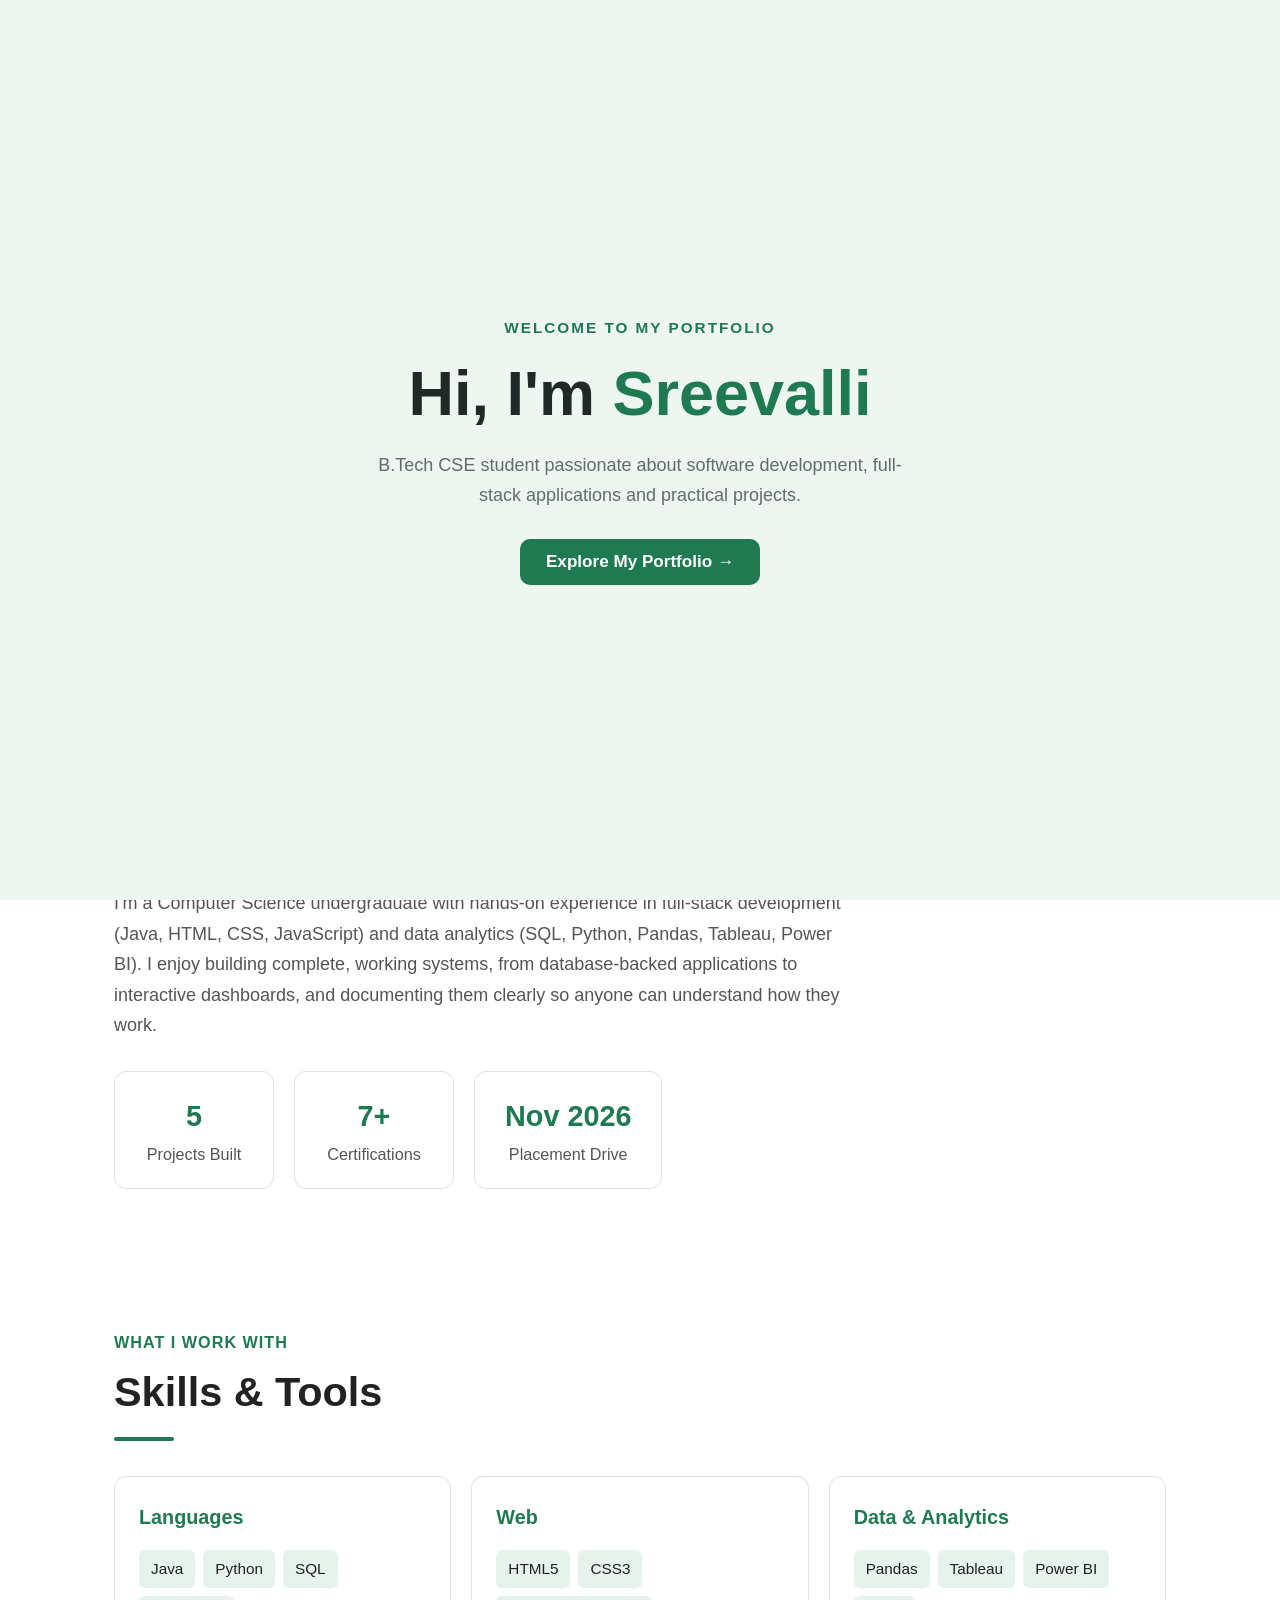
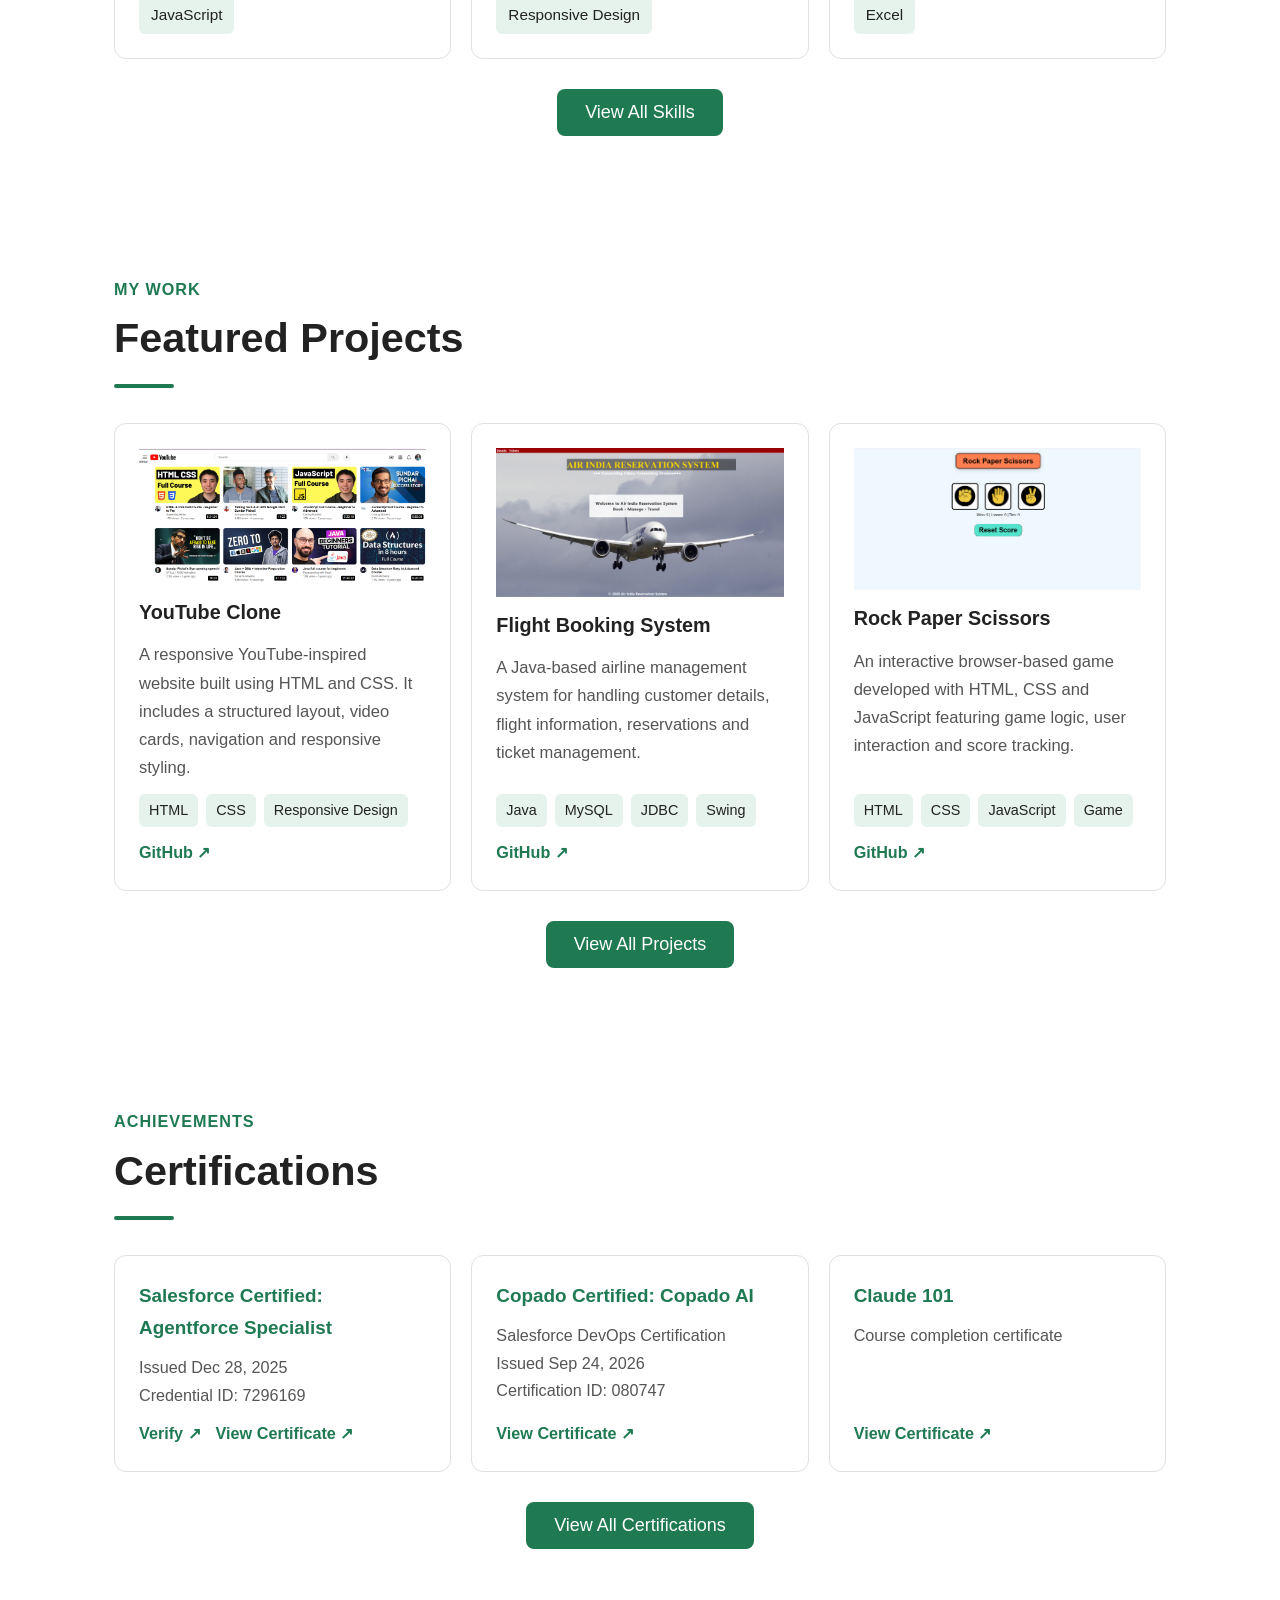
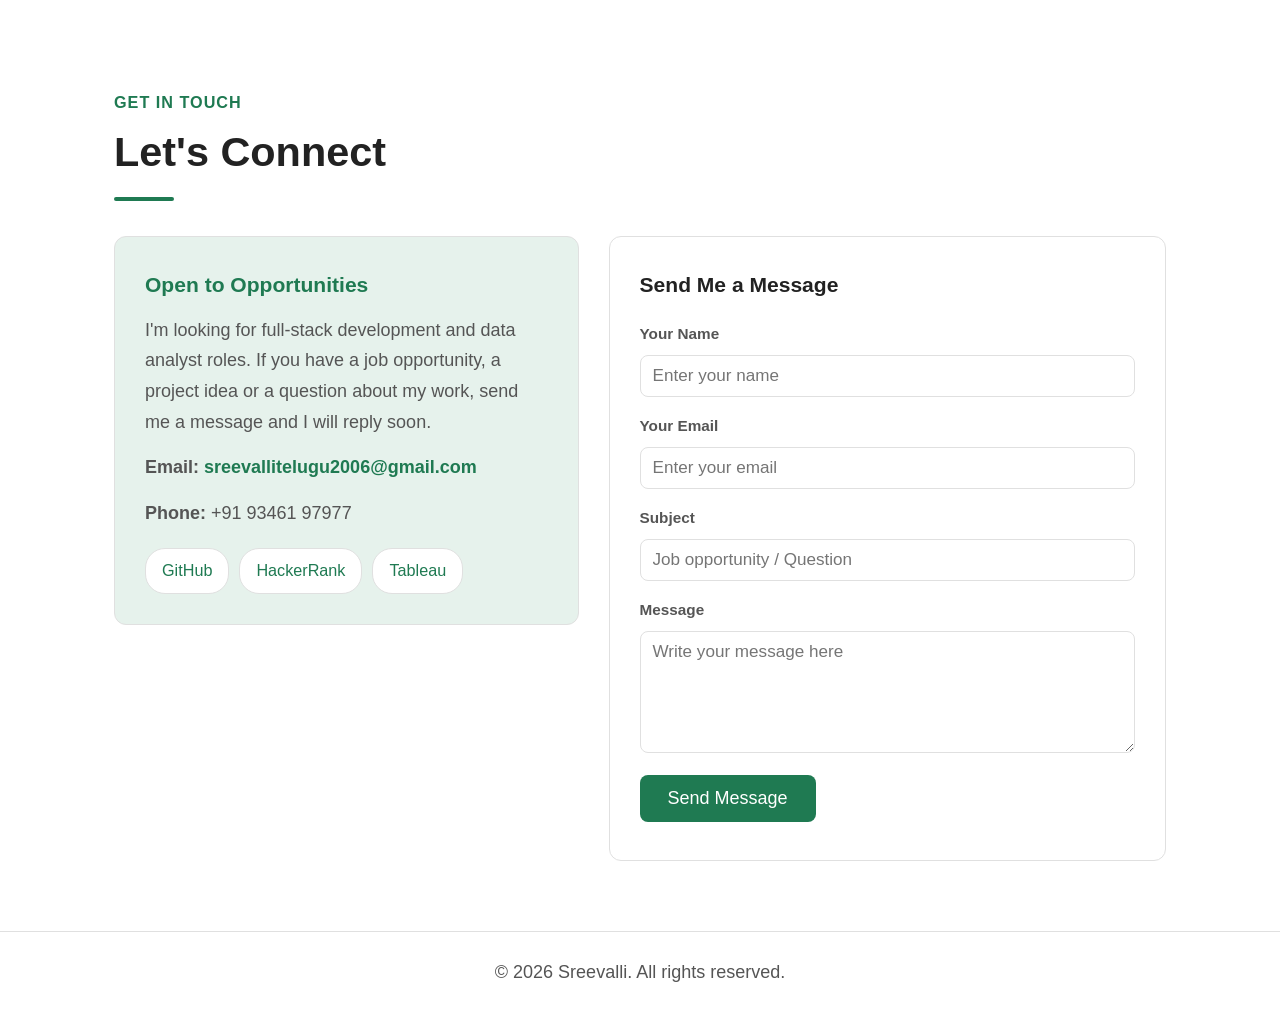
<file: index.html>
<!DOCTYPE html>
<html lang="en">
<head>
  <meta charset="UTF-8">
  <meta name="viewport" content="width=device-width, initial-scale=1.0">
  <title>Sreevalli | Portfolio</title>

  <link rel="stylesheet" href="css/main.css">
  <link rel="stylesheet" href="css/navbar.css">
  <link rel="stylesheet" href="css/home.css">
  <link rel="stylesheet" href="css/about.css">
  <link rel="stylesheet" href="css/skills.css">
  <link rel="stylesheet" href="css/projects.css">
  <link rel="stylesheet" href="css/certifications.css">
  <link rel="stylesheet" href="css/contact.css">
  <link rel="stylesheet" href="css/responsive.css">
</head>

<body>

  <div id="welcomeScreen">
    <div class="welcome-content">
      <p>WELCOME TO MY PORTFOLIO</p>

      <h1>Hi, I'm <span>Sreevalli</span></h1>

      <p class="welcome-description">
        B.Tech CSE student passionate about software development,
        full-stack applications and practical projects.
      </p>

      <button id="enterPortfolio">
        Explore My Portfolio →
      </button>
    </div>
  </div>

  <div id="progressBar"></div>

  <header>
    <nav>
      <div class="logo">Sreevalli</div>

      <ul class="nav-links">
        <li><a href="#home">Home</a></li>
        <li><a href="#about">About</a></li>
        <li><a href="#skills">Skills</a></li>
        <li><a href="#projects">Projects</a></li>
        <li><a href="#certifications">Certifications</a></li>
        <li><a href="#contact">Contact</a></li>
      </ul>
    </nav>
  </header>

  <main>
    <section id="home"></section>
    <section id="about"></section>
    <section id="skills"></section>
    <section id="projects"></section>
    <section id="certifications"></section>
    <section id="contact"></section>
  </main>

  <footer>
    <p>© 2026 Sreevalli. All rights reserved.</p>
  </footer>

  <button id="scrollTopBtn" aria-label="Scroll to top">↑</button>

  <script src="script.js"></script>

</body>
</html>
</file>
<file: css/main.css>
* {
  margin: 0;
  padding: 0;
  box-sizing: border-box;
}

:root {
  --bg: #f5f7f6;
  --white: #ffffff;
  --text: #222222;
  --muted: #555555;
  --green: #1f7a52;
  --light-green: #e6f2ec;
  --border: #e0e0e0;
}

html {
  scroll-behavior: smooth;
  font-size: 18px;
}

body {
  font-family: Arial, sans-serif;
  background: linear-gradient(160deg, #f7faf8 0%, #e9f4ee 100%);
  background-attachment: fixed;
  color: var(--text);
  line-height: 1.7;
}

::selection {
  background: var(--green);
  color: white;
}

a {
  text-decoration: none;
  color: inherit;
}

ul {
  list-style: none;
}

img {
  max-width: 100%;
  display: block;
}

section {
  max-width: 1100px;
  margin: 0 auto;
  padding: 70px 24px;
  scroll-margin-top: 70px;
}

.section-tag {
  color: var(--green);
  font-weight: bold;
  font-size: 0.9rem;
  letter-spacing: 1px;
  text-transform: uppercase;
}

.section-title {
  font-size: 2.3rem;
  margin-bottom: 35px;
}

.section-title::after {
  content: "";
  display: block;
  width: 60px;
  height: 4px;
  background: var(--green);
  border-radius: 4px;
  margin-top: 10px;
}

/* Buttons */
.btn {
  display: inline-block;
  padding: 13px 28px;
  background: var(--green);
  color: white;
  border: none;
  border-radius: 8px;
  font-size: 1rem;
  font-family: inherit;
  cursor: pointer;
  transition: transform 0.25s ease, box-shadow 0.25s ease;
}

.btn:hover {
  transform: translateY(-3px);
  box-shadow: 0 8px 18px rgba(31, 122, 82, 0.35);
}

/* Cards and boxes: smooth hover lift */
.skill-card,
.project-card,
.cert-card,
.stat {
  transition: transform 0.3s ease, box-shadow 0.3s ease, border-color 0.3s ease;
}

.skill-card:hover,
.project-card:hover,
.cert-card:hover,
.stat:hover {
  transform: translateY(-8px);
}

/* Small tags: turn green on hover */
.skill-tags span,
.project-tags span {
  transition: all 0.25s ease;
}

.skill-tags span:hover,
.project-tags span:hover {
  background: var(--green);
  color: white;
  transform: translateY(-2px);
}

/* Form fields: glow when selected */
.contact-form input,
.contact-form textarea {
  transition: border-color 0.25s ease, box-shadow 0.25s ease;
}

.contact-form input:focus,
.contact-form textarea:focus {
  box-shadow: 0 0 0 4px rgba(31, 122, 82, 0.15);
}

/* Extra cards shown by the View All buttons */
.hidden-skill.revealed {
  display: block;
  animation: popIn 0.5s ease backwards;
}

.hidden-project.revealed,
.hidden-cert.revealed {
  display: flex;
  animation: popIn 0.5s ease backwards;
}

/* Scroll reveal (added by script.js) */
.reveal {
  opacity: 0;
}

.reveal.in-view {
  animation: fadeUp 0.8s ease both;
}

/* Top progress bar */
#progressBar {
  position: fixed;
  top: 0;
  left: 0;
  height: 4px;
  width: 0;
  background: linear-gradient(90deg, var(--green), #3fae7d);
  z-index: 200;
}

/* Scroll to top button */
#scrollTopBtn {
  position: fixed;
  right: 25px;
  bottom: 25px;
  width: 52px;
  height: 52px;
  border: none;
  border-radius: 50%;
  background: var(--green);
  color: white;
  font-size: 1.5rem;
  cursor: pointer;
  box-shadow: 0 6px 16px rgba(0, 0, 0, 0.25);
  opacity: 0;
  visibility: hidden;
  transform: translateY(20px);
  transition: all 0.3s ease;
  z-index: 150;
}

#scrollTopBtn.show {
  opacity: 1;
  visibility: visible;
  transform: translateY(0);
}

#scrollTopBtn:hover {
  transform: translateY(-5px);
  background: #166040;
}

footer {
  text-align: center;
  padding: 25px;
  color: var(--muted);
  background: var(--white);
  border-top: 1px solid var(--border);
}

/* Animations */
@keyframes fadeUp {
  from {
    opacity: 0;
    transform: translateY(40px);
  }
  to {
    opacity: 1;
    transform: translateY(0);
  }
}

@keyframes popIn {
  from {
    opacity: 0;
    transform: translateY(30px) scale(0.95);
  }
  to {
    opacity: 1;
    transform: translateY(0) scale(1);
  }
}

@keyframes slideDown {
  from {
    opacity: 0;
    transform: translateY(-40px);
  }
  to {
    opacity: 1;
    transform: translateY(0);
  }
}

@keyframes float {
  0%, 100% {
    transform: translateY(0);
  }
  50% {
    transform: translateY(-14px);
  }
}

@keyframes blink {
  50% {
    opacity: 0;
  }
}
#welcomeScreen {
  position: fixed;
  inset: 0;
  z-index: 9999;
  background: var(--herobg);
  display: flex;
  align-items: center;
  justify-content: center;
  text-align: center;
  transition: opacity 0.8s ease, visibility 0.8s ease;
}

#welcomeScreen.hide {
  opacity: 0;
  visibility: hidden;
  pointer-events: none;
}

.welcome-content {
  max-width: 650px;
  padding: 30px;
  animation: welcomeUp 0.9s ease both;
}

.welcome-content > p:first-child {
  color: var(--accent);
  font-size: 0.85rem;
  font-weight: 700;
  letter-spacing: 2px;
  margin-bottom: 16px;
  text-transform: uppercase;
}

.welcome-content h1 {
  font-size: 3.5rem;
  line-height: 1.2;
  margin-bottom: 18px;
}

.welcome-content h1 span {
  color: var(--accent);
}

.welcome-description {
  color: var(--muted);
  font-size: 1.05rem;
  line-height: 1.7;
  max-width: 560px;
  margin: 0 auto 28px;
}

#enterPortfolio {
  border: none;
  background: var(--accent);
  color: white;
  padding: 13px 26px;
  border-radius: 10px;
  font-size: 0.95rem;
  font-weight: 600;
  cursor: pointer;
  transition: transform 0.25s ease, background 0.25s ease, box-shadow 0.25s ease;
}

#enterPortfolio:hover {
  transform: translateY(-3px);
  background: var(--accent2);
  box-shadow: 0 10px 25px rgba(31, 122, 82, 0.2);
}

@keyframes welcomeUp {
  from {
    opacity: 0;
    transform: translateY(30px);
  }

  to {
    opacity: 1;
    transform: translateY(0);
  }
}

@media (max-width: 600px) {
  .welcome-content h1 {
    font-size: 2.4rem;
  }

  .welcome-description {
    font-size: 0.95rem;
  }
}
#welcomeScreen {
    position: fixed;
    top: 0;
    left: 0;
    width: 100%;
    height: 100vh;
    background: #eef6f1;
    z-index: 10000;
    display: flex;
    align-items: center;
    justify-content: center;
    text-align: center;
    opacity: 1;
    visibility: visible;
    pointer-events: auto;
    transition: opacity 0.8s ease, visibility 0.8s ease;
}

#welcomeScreen.hide {
    opacity: 0;
    visibility: hidden;
    pointer-events: none;
}

.welcome-content {
    width: min(650px, 90%);
    padding: 30px;
    animation: welcomeAppear 1s ease forwards;
}

.welcome-content > p:first-child {
    color: #1f7a52;
    font-size: 0.85rem;
    font-weight: 700;
    letter-spacing: 2px;
    margin-bottom: 15px;
}

.welcome-content h1 {
    font-family: 'Poppins', sans-serif;
    font-size: 3.5rem;
    line-height: 1.2;
    color: #1f2a28;
    margin-bottom: 18px;
}

.welcome-content h1 span {
    color: #1f7a52;
}

.welcome-description {
    color: #5c6f68;
    font-size: 1rem;
    line-height: 1.7;
    max-width: 550px;
    margin: 0 auto 28px;
}

#enterPortfolio {
    background: #1f7a52;
    color: white;
    border: none;
    padding: 13px 26px;
    border-radius: 10px;
    font-size: 0.95rem;
    font-weight: 600;
    cursor: pointer;
    transition: all 0.3s ease;
}

#enterPortfolio:hover {
    background: #3fae7d;
    transform: translateY(-3px);
    box-shadow: 0 10px 25px rgba(31, 122, 82, 0.2);
}

@keyframes welcomeAppear {
    from {
        opacity: 0;
        transform: translateY(30px);
    }

    to {
        opacity: 1;
        transform: translateY(0);
    }
}

@media (max-width: 600px) {
    .welcome-content h1 {
        font-size: 2.5rem;
    }

    .welcome-description {
        font-size: 0.9rem;
    }
}
</file>
<file: css/navbar.css>
header {
  position: sticky;
  top: 0;
  z-index: 100;
  background: rgba(255, 255, 255, 0.92);
  backdrop-filter: blur(8px);
  border-bottom: 1px solid var(--border);
  animation: slideDown 0.7s ease backwards;
}

nav {
  max-width: 1100px;
  margin: 0 auto;
  padding: 0 24px;
  height: 70px;
  display: flex;
  align-items: center;
  justify-content: space-between;
}

.logo {
  font-size: 1.5rem;
  font-weight: bold;
  color: var(--green);
  letter-spacing: 1px;
}

.nav-links {
  display: flex;
  gap: 28px;
}

.nav-links a {
  position: relative;
  color: var(--muted);
  font-size: 1rem;
  padding: 6px 0;
  transition: color 0.25s ease;
}

.nav-links a::after {
  content: "";
  position: absolute;
  left: 0;
  bottom: 0;
  width: 0;
  height: 3px;
  background: var(--green);
  border-radius: 3px;
  transition: width 0.3s ease;
}

.nav-links a:hover,
.nav-links a.active {
  color: var(--green);
}

.nav-links a:hover::after,
.nav-links a.active::after {
  width: 100%;
}
</file>
<file: css/home.css>
.hero {
  display: flex;
  align-items: center;
  justify-content: space-between;
  gap: 50px;
}

.hero-text {
  flex: 1;
}

.hero-text h1 {
  font-size: 3rem;
  margin: 10px 0;
}

.hero-text h1 span {
  color: var(--green);
}

.hero-text h2 {
  font-size: 1.5rem;
  color: var(--green);
  margin-bottom: 15px;
}

.hero-desc {
  color: var(--muted);
  max-width: 520px;
  margin-bottom: 25px;
}

.hero-buttons {
  display: flex;
  gap: 15px;
  margin-bottom: 25px;
}

.btn-outline {
  background: transparent;
  color: var(--green);
  border: 2px solid var(--green);
}

.hero-social {
  display: flex;
  gap: 12px;
  flex-wrap: wrap;
}

.hero-social a {
  padding: 8px 16px;
  background: var(--white);
  border: 1px solid var(--border);
  border-radius: 20px;
  color: var(--green);
  font-size: 0.9rem;
}

.hero-social a:hover {
  background: var(--green);
  color: white;
}

.hero-image img {
  width: 380px;
  height: 460px;
  object-fit: cover;
  object-position: top;
  border-radius: 24px;
  border: 6px solid var(--white);
  box-shadow: 0 10px 30px rgba(0, 0, 0, 0.12);
}
</file>
<file: css/about.css>
.about-text {
  color: var(--muted);
  max-width: 750px;
  margin-bottom: 30px;
}

.about-stats {
  display: flex;
  gap: 20px;
  flex-wrap: wrap;
}

.stat {
  background: var(--white);
  border: 1px solid var(--border);
  border-radius: 12px;
  padding: 20px 30px;
  text-align: center;
  min-width: 160px;
}

.stat h3 {
  color: var(--green);
  font-size: 1.6rem;
}

.stat p {
  color: var(--muted);
  font-size: 0.9rem;
}
</file>
<file: css/skills.css>
.skills-grid {
  display: grid;
  grid-template-columns: repeat(3, 1fr);
  gap: 20px;
}

.skill-card {
  background: var(--white);
  border: 1px solid var(--border);
  border-radius: 12px;
  padding: 24px;
}

.skill-card:hover {
  border-color: var(--green);
  box-shadow: 0 6px 18px rgba(0, 0, 0, 0.08);
}

.skill-card h3 {
  font-size: 1.1rem;
  color: var(--green);
  margin-bottom: 15px;
}

.skill-tags {
  display: flex;
  flex-wrap: wrap;
  gap: 8px;
}

.skill-tags span {
  background: var(--light-green);
  color: var(--text);
  padding: 6px 12px;
  border-radius: 6px;
  font-size: 0.85rem;
}

.hidden-skill {
  display: none;
}

.view-all-wrap {
  text-align: center;
  margin-top: 30px;
}
</file>
<file: css/projects.css>
.projects-grid {
  display: grid;
  grid-template-columns: repeat(3, 1fr);
  gap: 20px;
}

.project-card {
  background: var(--white);
  border: 1px solid var(--border);
  border-radius: 12px;
  padding: 24px;
  display: flex;
  flex-direction: column;
  gap: 12px;
}

.project-card:hover {
  border-color: var(--green);
  box-shadow: 0 6px 18px rgba(0, 0, 0, 0.08);
}

.project-card h3 {
  font-size: 1.1rem;
}

.project-card p {
  color: var(--muted);
  font-size: 0.92rem;
  flex: 1;
}

.project-tags {
  display: flex;
  flex-wrap: wrap;
  gap: 8px;
}

.project-tags span {
  background: var(--light-green);
  padding: 4px 10px;
  border-radius: 6px;
  font-size: 0.8rem;
}

.project-card a {
  color: var(--green);
  font-weight: bold;
  font-size: 0.9rem;
}

.project-card a:hover {
  text-decoration: underline;
}

.badge {
  background: #ffe08a;
  color: #5a4300;
  font-size: 0.7rem;
  padding: 3px 8px;
  border-radius: 12px;
  margin-left: 6px;
}

.hidden-project {
  display: none;
}
</file>
<file: css/certifications.css>
.cert-grid {
  display: grid;
  grid-template-columns: repeat(3, 1fr);
  gap: 20px;
}

.cert-card {
  background: var(--white);
  border: 1px solid var(--border);
  border-radius: 12px;
  padding: 24px;
  display: flex;
  flex-direction: column;
  gap: 10px;
}

.cert-card:hover {
  border-color: var(--green);
  box-shadow: 0 6px 18px rgba(0, 0, 0, 0.08);
}

.cert-card h3 {
  font-size: 1.05rem;
  color: var(--green);
}

.cert-card p {
  color: var(--muted);
  font-size: 0.9rem;
  flex: 1;
}

.cert-links {
  display: flex;
  gap: 15px;
  flex-wrap: wrap;
}

.cert-links a {
  color: var(--green);
  font-weight: bold;
  font-size: 0.9rem;
}

.cert-links a:hover {
  text-decoration: underline;
}

.hidden-cert {
  display: none;
}
</file>
<file: css/contact.css>
.contact-wrap {
  display: grid;
  grid-template-columns: 1fr 1.2fr;
  gap: 30px;
  align-items: start;
}

.contact-info {
  background: var(--light-green);
  border: 1px solid var(--border);
  border-radius: 12px;
  padding: 30px;
}

.contact-info h3 {
  color: var(--green);
  margin-bottom: 12px;
}

.contact-info p {
  color: var(--muted);
  margin-bottom: 15px;
}

.contact-line {
  color: var(--text);
}

.contact-line a {
  color: var(--green);
  font-weight: bold;
}

.contact-social {
  display: flex;
  gap: 10px;
  flex-wrap: wrap;
  margin-top: 20px;
}

.contact-social a {
  padding: 8px 16px;
  background: var(--white);
  border: 1px solid var(--border);
  border-radius: 20px;
  color: var(--green);
  font-size: 0.9rem;
}

.contact-social a:hover {
  background: var(--green);
  color: white;
}

.contact-form {
  background: var(--white);
  border: 1px solid var(--border);
  border-radius: 12px;
  padding: 30px;
  display: flex;
  flex-direction: column;
  gap: 8px;
}

.contact-form h3 {
  margin-bottom: 10px;
}

.contact-form label {
  font-size: 0.85rem;
  font-weight: bold;
  color: var(--muted);
}

.contact-form input,
.contact-form textarea {
  padding: 10px 12px;
  border: 1px solid var(--border);
  border-radius: 8px;
  font-size: 0.95rem;
  font-family: Arial, sans-serif;
  margin-bottom: 8px;
}

.contact-form input:focus,
.contact-form textarea:focus {
  outline: none;
  border-color: var(--green);
}

.contact-form .btn {
  align-self: flex-start;
  margin-top: 6px;
}

.form-status {
  color: var(--green);
  font-size: 0.9rem;
}
</file>
<file: css/responsive.css>
@media (max-width: 900px) {
  .skills-grid,
  .projects-grid,
  .cert-grid {
    grid-template-columns: repeat(2, 1fr);
  }
}

@media (max-width: 700px) {
  nav {
    height: auto;
    flex-direction: column;
    gap: 8px;
    padding: 10px 24px;
  }

  .nav-links {
    gap: 14px;
    flex-wrap: wrap;
    justify-content: center;
  }

  .hero {
    flex-direction: column-reverse;
    text-align: center;
  }

  .hero-desc {
    margin-left: auto;
    margin-right: auto;
  }

  .hero-buttons,
  .hero-social {
    justify-content: center;
  }

  .hero-text h1 {
    font-size: 2.2rem;
  }

  .hero-image img {
    width: 280px;
    height: 340px;
  }

  .skills-grid,
  .projects-grid,
  .cert-grid,
  .contact-wrap {
    grid-template-columns: 1fr;
  }

  .about-stats {
    justify-content: center;
  }
}
</file>
